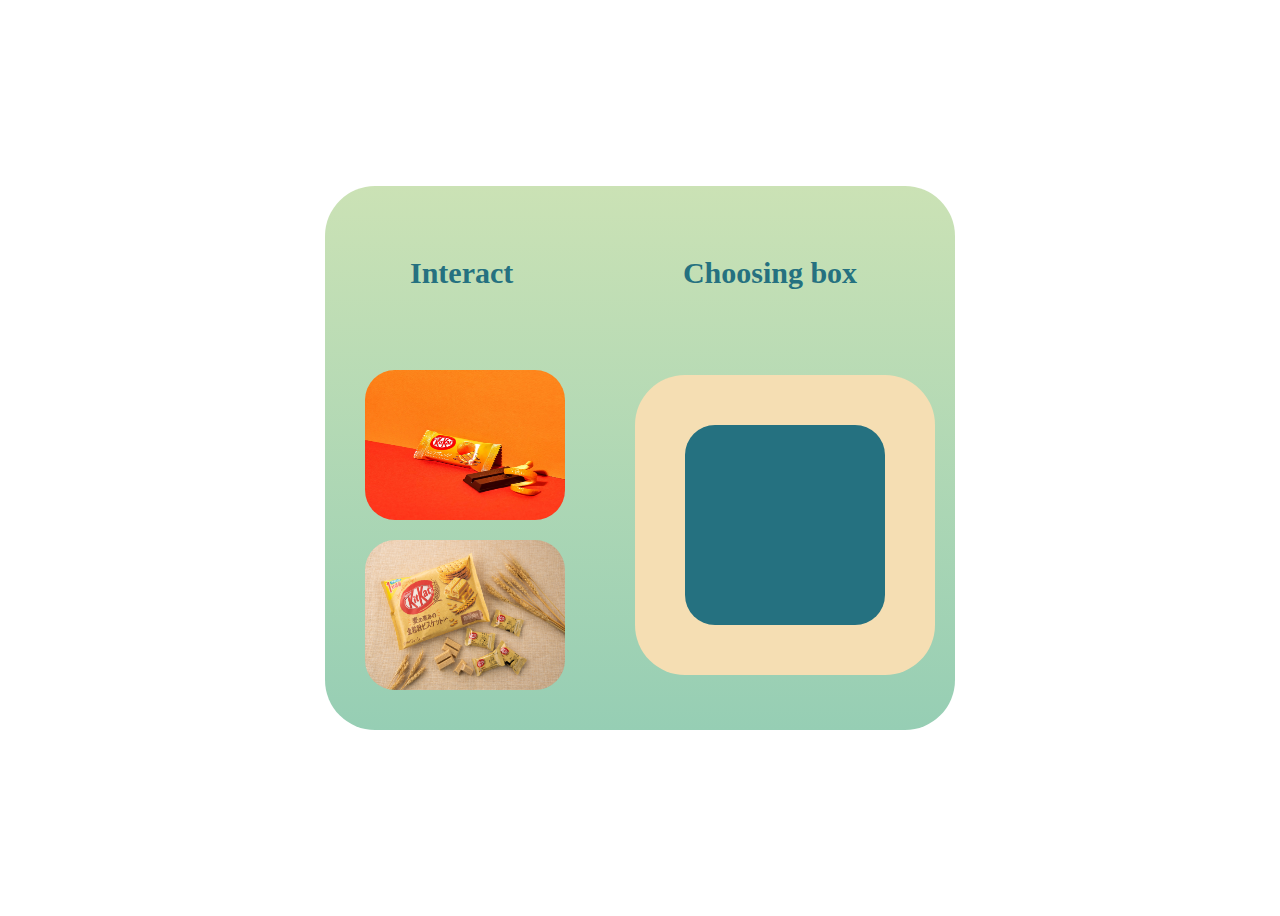
<file: index.html>
<!DOCTYPE html>
<html lang="en">
<head>
    <meta charset="UTF-8">
    <meta name="viewport" content="width=device-width, initial-scale=1.0">
    <title>KITKAT</title>

    <link rel="stylesheet" href="Style.css">

</head>
<body id="interact-body">
    <div class="container" id="container">
        <div class="flex" id="heading">
            <h2 class="flex-item" id="interact">Interact</h1>
            <h2 class="flex-item">Choosing box</h2>
        </div>

        <div class="grid-container">
            <div id="image">
                <img id="item1" src="Reference/OrangeKitkat.webp" title="Kitkat Chocolate Orange" alt="Kitkat Chocolate Orange">
                <img id="item2" src="Reference/WheatKitkat.jpg" title="Kitkat Whole Wheat Biscuit" alt="Kitkat Whole Wheat Biscuit">
            </div>

            <div id="box">
                <div class="minibox" id="minibox"></div>
            </div>
        </div> 
    </div>

    <script src="Interact.js"></script>
</body>
</html>
</file>
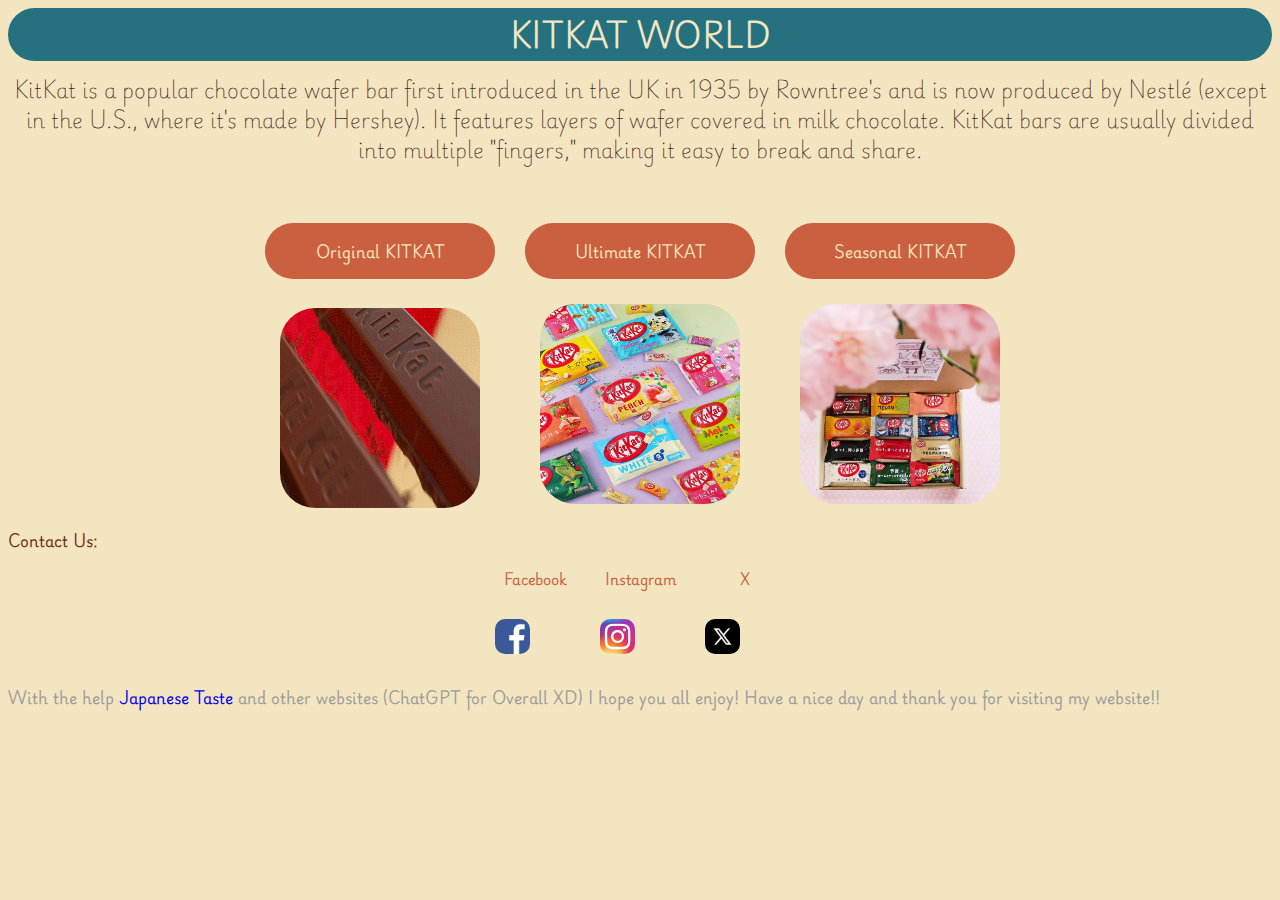
<file: KitKat.html>
<!DOCTYPE html>
<html lang="en">
<head>
    <meta charset="UTF-8">
    <meta name="viewport" content="width=device-width, initial-scale=1.0">
    <title>KITKAT WORLD</title>

    <!--Google font-->
    <link rel="preconnect" href="https://fonts.googleapis.com">
    <link rel="preconnect" href="https://fonts.gstatic.com" crossorigin>
    <link href="https://fonts.googleapis.com/css2?family=Playwrite+DE+Grund:wght@100..400&display=swap" rel="stylesheet">

    <link rel="stylesheet" href="Style.css">
</head>
<body>
    <header>
        KITKAT WORLD
    </header>

    <h1>
        KitKat is a popular chocolate wafer bar first introduced in the UK in 1935 by Rowntree's and is now produced by Nestlé (except in the U.S., where it's made by Hershey).
        It features layers of wafer covered in milk chocolate. KitKat bars are usually divided into multiple "fingers," making it easy to break and share.
    </h1>
    
    <br>
    
    <main>
        <div class="flex">
            <div class="flex-item">Original KITKAT</div>
            <div class="flex-item">Ultimate KITKAT</div>
            <div class="flex-item">Seasonal KITKAT</div>
        </div>   

        <div class="flex">
            <img src="/Reference/Kit_Kat_Duos.gif" alt="KITKAT_Original.gif">
            <a href="http://127.0.0.1:5500/Ultimate_Kitkat.html" target="_blank">
                <img src="/Reference/All_Japanese_Kitkat_flavor.jpg" alt="KITKAT_Ultimate.png">
            </a>
            <a href="http://127.0.0.1:5500/Seasonal_Kitkat.html" target="_blank">
                <img src="/Reference/Sweet.jpg" alt="Seasonal_Kitkat.png">
            </a>
        </div>
    </main>

    <div id = "Contact" style="font-size: 15px; color: #6d2b16;">Contact Us:</div>

    <nav class="grid">
        <div class="grid-item">Facebook</div>
        <div class="grid-item">Instagram</div>
        <div class="grid-item">X</div>
    </nav>

    <nav class="grid">
        <img class="grid-item" src="/Reference/Facebook.jpg" alt="Facebook Logo">
        <img class="grid-item" src="/Reference/Instagram.jpg" alt="Instagram Logo">
        <img class="grid-item" src="/Reference/X.jpg" alt="X Logo">
    </nav>

    <p id="Note">
        With the help 
        <a href="https://int.japanesetaste.com/blogs/japanese-taste-blog/the-ultimate-japanese-kit-kat-list-unveiling-50-flavors" style="text-decoration: none;" target="_blank">
            Japanese Taste
        </a> 
        and other websites (ChatGPT for Overall XD) I hope you all enjoy! Have a nice day and thank you for visiting my website!!
    </p>

    <script src="Interact.js"></script> <!--Dam bao cac the da co truoc khi chay function-->

</body>
</html>
</file>
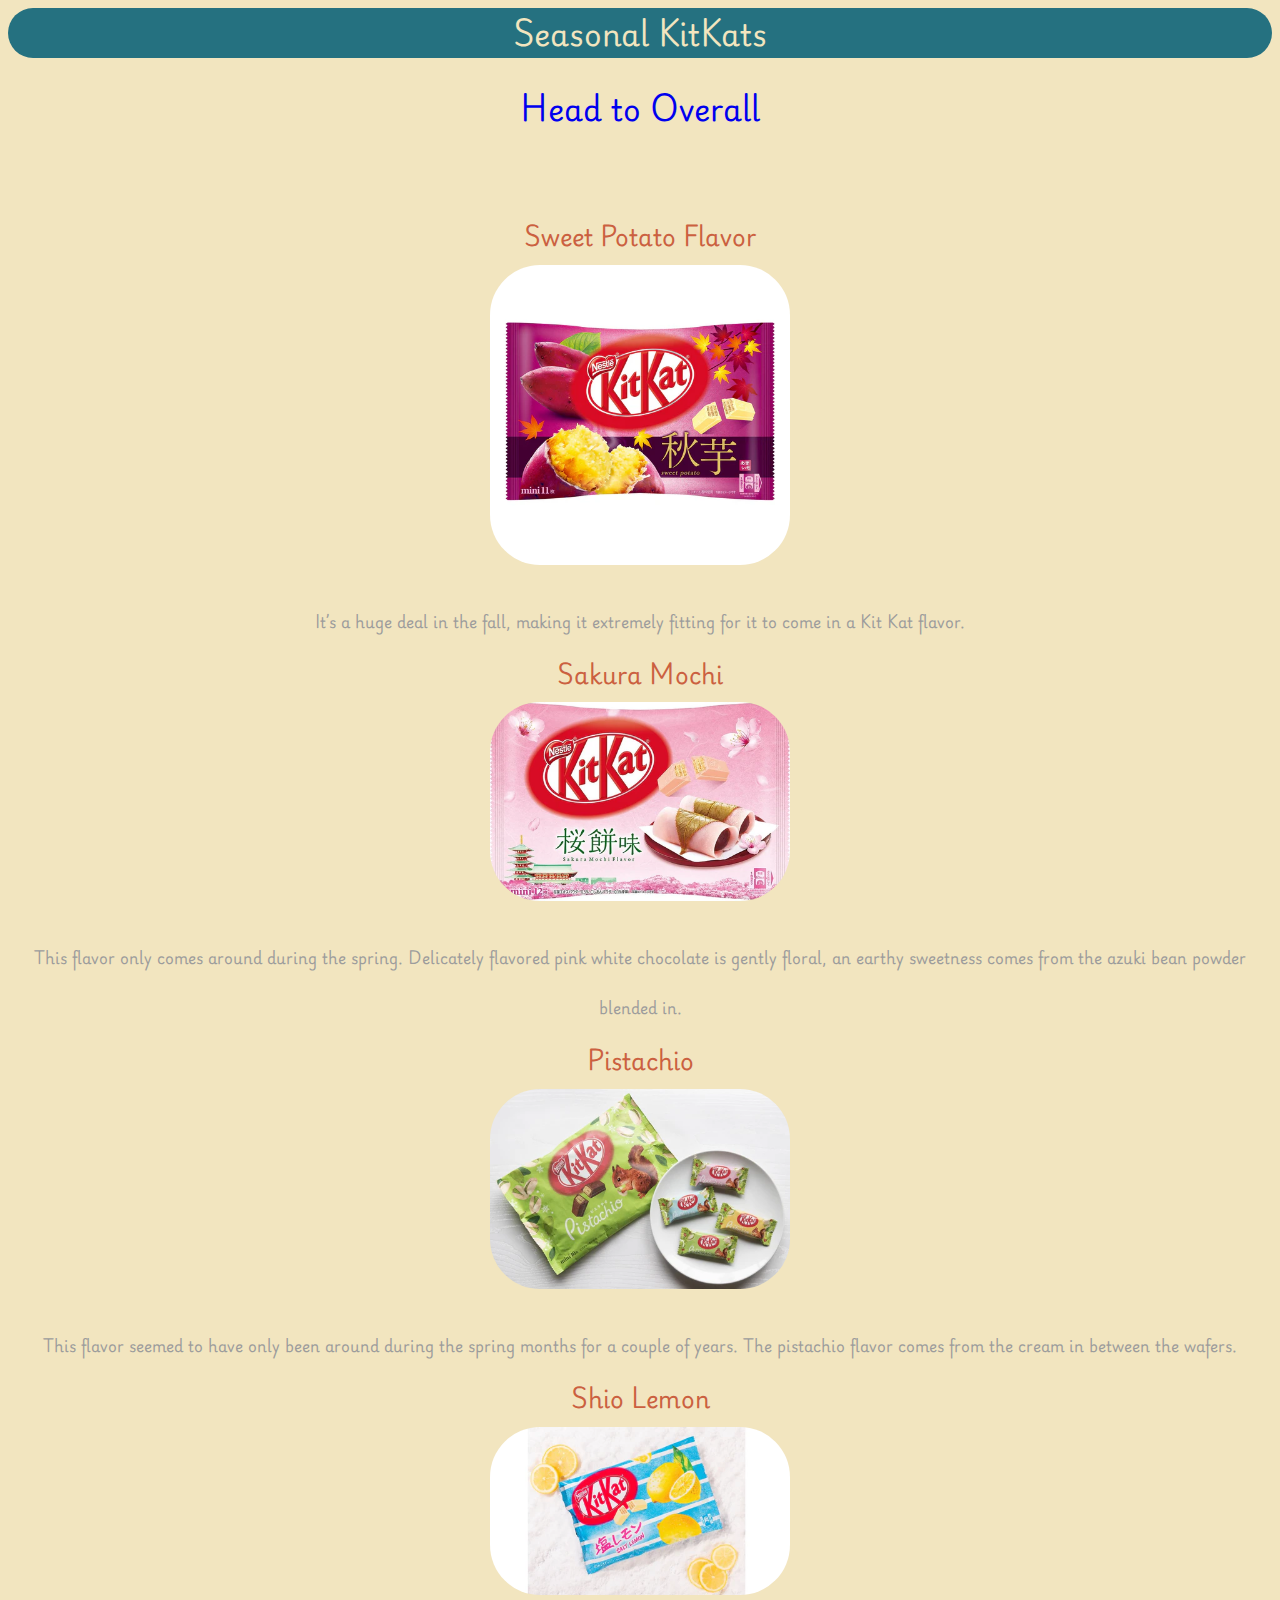
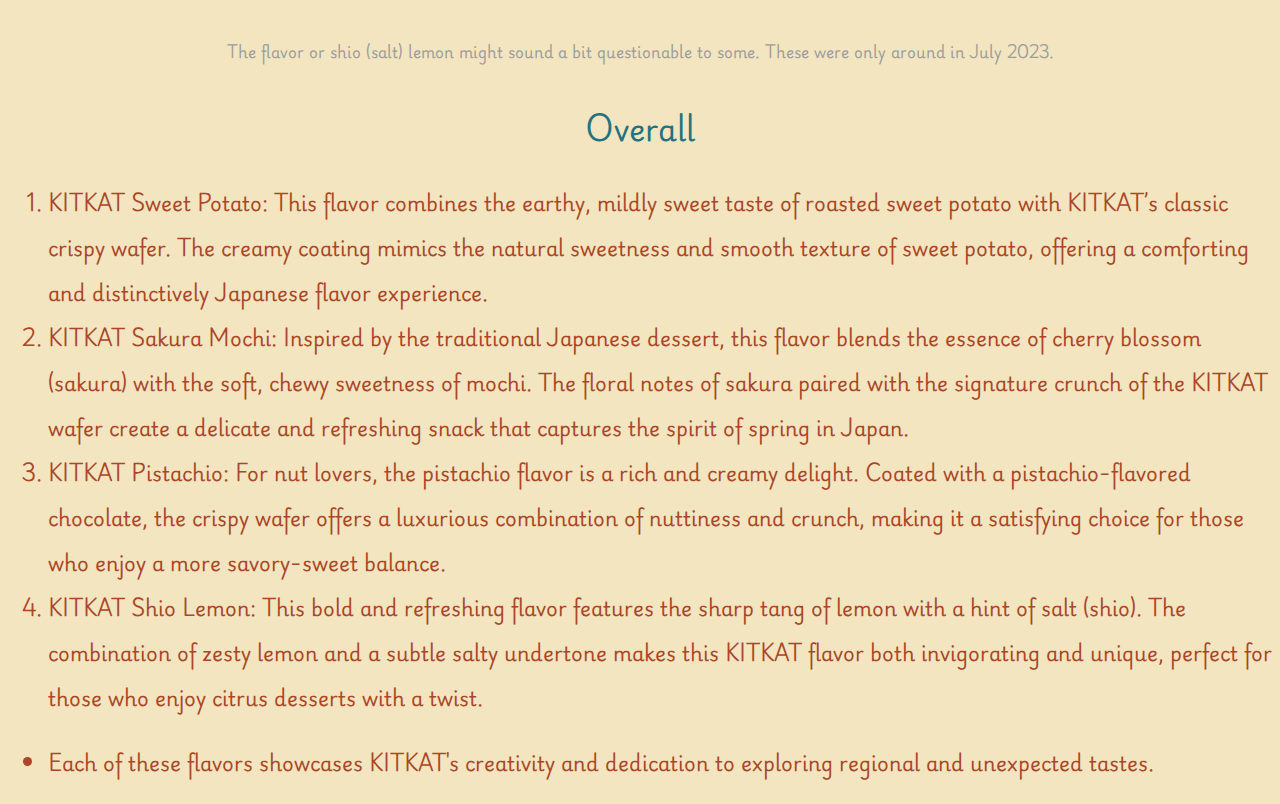
<file: Seasonal_Kitkat.html>
<!DOCTYPE html>
<html lang="en">
<head>
    <meta charset="UTF-8">
    <meta name="viewport" content="width=device-width, initial-scale=1.0">
    <title>Seasonal KITKAT Flavors</title>
    <!--Google font-->
    <link rel="preconnect" href="https://fonts.googleapis.com">
    <link rel="preconnect" href="https://fonts.gstatic.com" crossorigin>
    <link href="https://fonts.googleapis.com/css2?family=Playwrite+DE+Grund:wght@100..400&display=swap" rel="stylesheet">

    <link rel="stylesheet" href="Style.css">

</head>
<body>
    <main class="center-img li">
            <header>
                Seasonal KitKats
            </header>
            <h2><a href="#head" style="text-decoration: none;">Head to Overall</a></h2>

            <br>

            <h3>
                Sweet Potato Flavor
            </h3>
            <img src="Reference/SweetPotato.webp" title="Sweet Potato Flavor" alt="Sweet Potato Flavor">
            <p> 
                It’s a huge deal in the fall, making it extremely fitting for it to come in a Kit Kat flavor.
            </p>
            
            <h3>
                Sakura Mochi
            </h3>
            <img src="Reference/Mochi.webp" title="Sakura Mochi" alt="Sakura Mochi">
            <p>
                This flavor only comes around during the spring. Delicately flavored pink white chocolate is gently floral, 
                an earthy sweetness comes from the azuki bean powder blended in.
            </p>

            <h3>
                Pistachio
            </h3>    
            <img src="Reference/Pistachio.webp" title="Pistachio" alt="Pistachio">
            <p>
                This flavor seemed to have only been around during the spring months for a couple of years. 
                The pistachio flavor comes from the cream in between the wafers.
            </p>
            
            <h3>
                Shio Lemon
            </h3>    
            <img src="Reference/Shio.webp" title="Shio Lemon" alt="Shio Lemon">
            <p>
                The flavor or shio (salt) lemon might sound a bit questionable to some. These were only around in July 2023.
            </p>
        </main>
        
        <h2 id="head">Overall</h2>

        <ol>
            <li>
                KITKAT Sweet Potato: This flavor combines the earthy, mildly sweet taste of roasted sweet potato with KITKAT’s classic crispy wafer. The creamy coating mimics the natural sweetness and smooth texture of sweet potato, offering a comforting and distinctively Japanese flavor experience.            </li>
            <li>    
                KITKAT Sakura Mochi: Inspired by the traditional Japanese dessert, this flavor blends the essence of cherry blossom (sakura) with the soft, chewy sweetness of mochi. The floral notes of sakura paired with the signature crunch of the KITKAT wafer create a delicate and refreshing snack that captures the spirit of spring in Japan.            </li>
            <li>
                KITKAT Pistachio: For nut lovers, the pistachio flavor is a rich and creamy delight. Coated with a pistachio-flavored chocolate, the crispy wafer offers a luxurious combination of nuttiness and crunch, making it a satisfying choice for those who enjoy a more savory-sweet balance.
            </li>
            <li>
                KITKAT Shio Lemon: This bold and refreshing flavor features the sharp tang of lemon with a hint of salt (shio). The combination of zesty lemon and a subtle salty undertone makes this KITKAT flavor both invigorating and unique, perfect for those who enjoy citrus desserts with a twist.
            </li>
        </ol>

        <ul>
            <li>
                Each of these flavors showcases KITKAT's creativity and dedication to exploring regional and unexpected tastes.
            </li>
        </ul>    
</body>
</html>
</file>
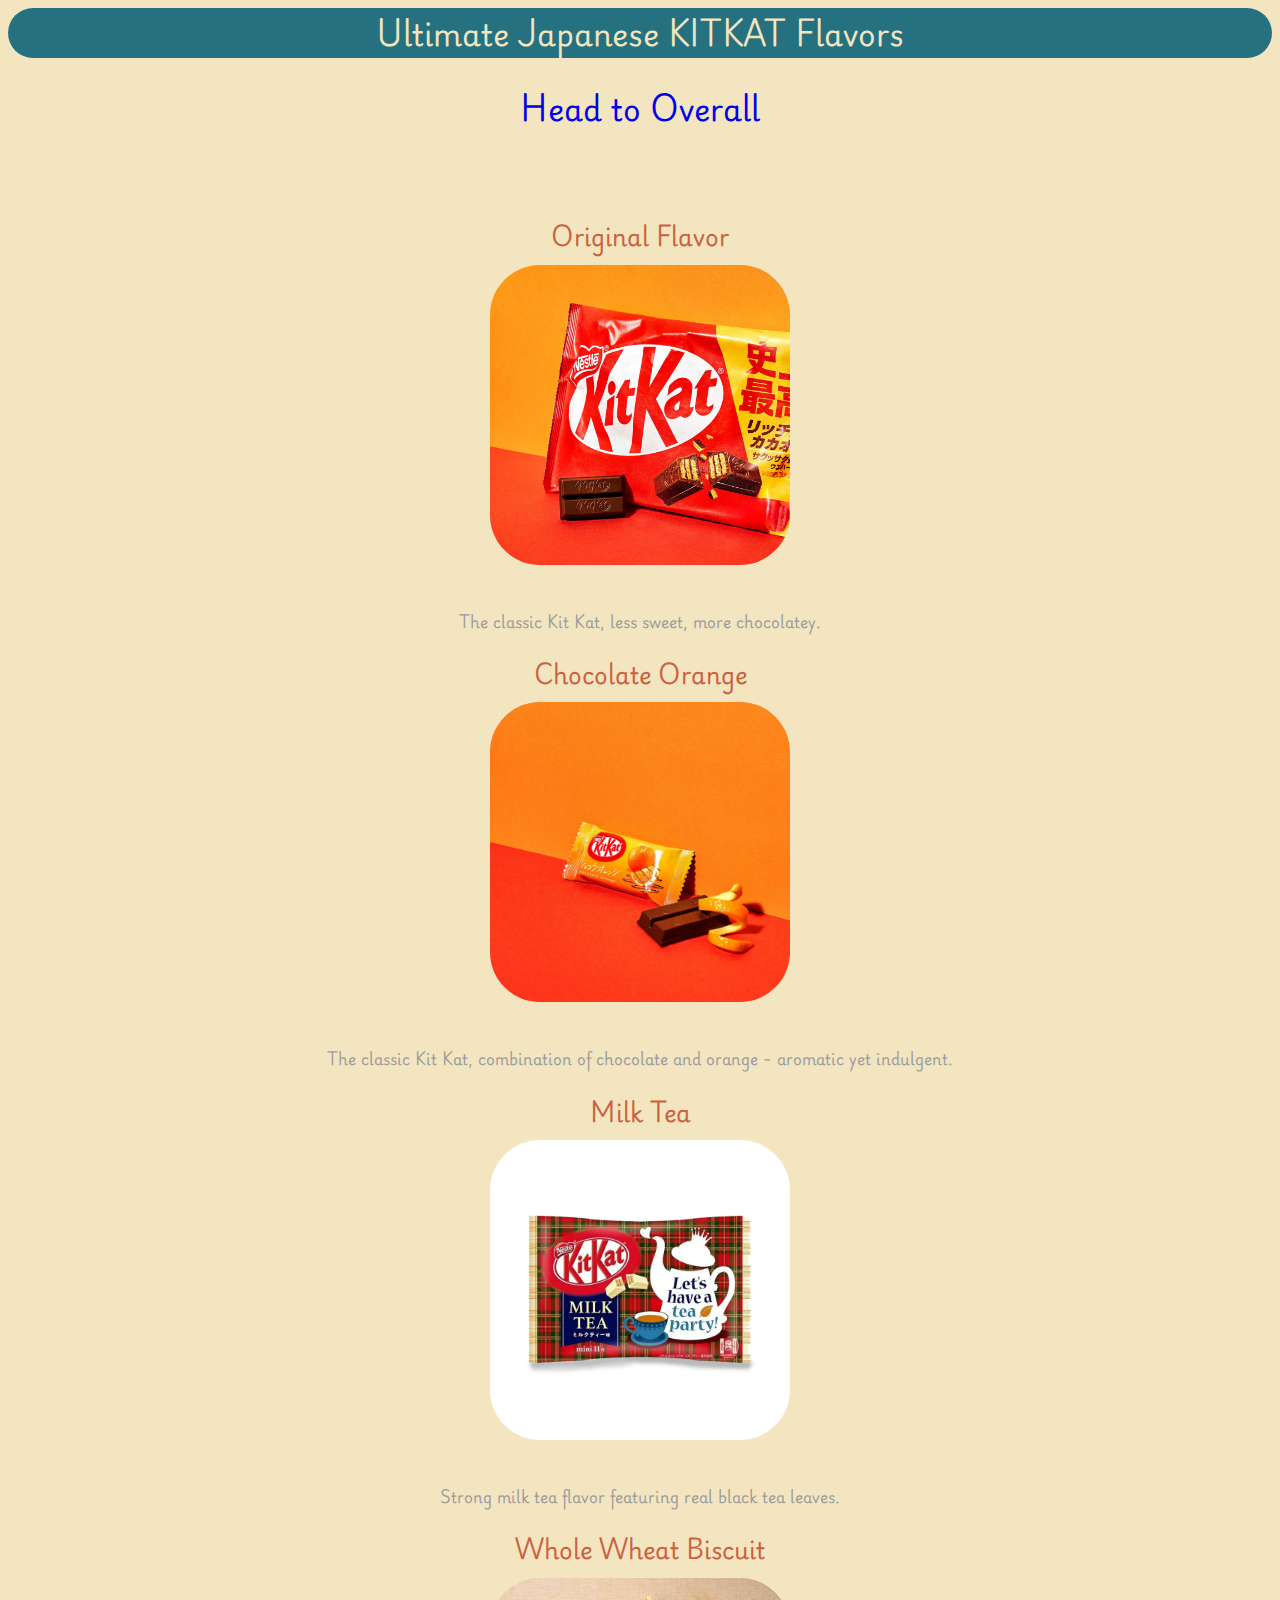
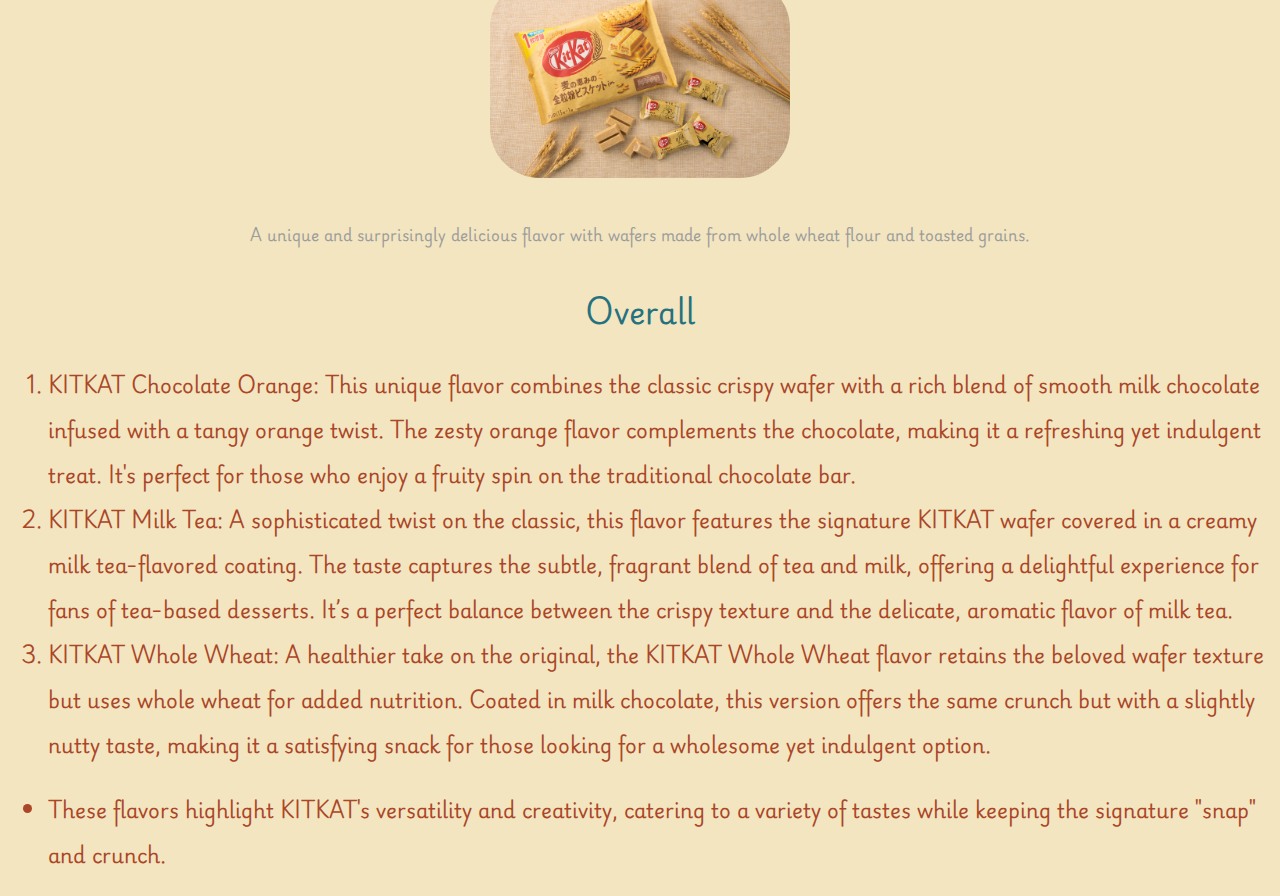
<file: Ultimate_Kitkat.html>
<!DOCTYPE html>
<html lang="en">
<head>
    <meta charset="UTF-8">
    <meta name="viewport" content="width=device-width, initial-scale=1.0">
    <title>Ultimate KITKAT Flavors</title>
    <!--Google font-->
    <link rel="preconnect" href="https://fonts.googleapis.com">
    <link rel="preconnect" href="https://fonts.gstatic.com" crossorigin>
    <link href="https://fonts.googleapis.com/css2?family=Playwrite+DE+Grund:wght@100..400&display=swap" rel="stylesheet">

    <link rel="stylesheet" href="Style.css">

</head>
<body>
    <main class="center-img li">
            <header>
                Ultimate Japanese KITKAT Flavors
            </header>
            <h2><a href="#head" style="text-decoration: none;">Head to Overall</a></h2>

            <br>
            
            <h3>
                Original Flavor
            </h3>
            <img src="Reference/KitkatOrigin.webp" title="Kitkat Original Flavor" alt="Kitkat Original Flavor">
            <p>
                The classic Kit Kat, less sweet, more chocolatey.
            </p>
            
            <h3>
                Chocolate Orange
            </h3>
            <img src="Reference/OrangeKitkat.webp" title="Kitkat Chocolate Orange" alt="Kitkat Chocolate Orange">
            <p>
                The classic Kit Kat, combination of chocolate and orange - aromatic yet indulgent.
            </p>

            <h3>
                Milk Tea
            </h3>    
            <img src="Reference/KitKat_Japan_Milk_Tea_1200x.webp" title="Kitkat Milk Tea Flavor" alt="Kitkat Milk Tea Flavor">
            <p>
                Strong milk tea flavor featuring real black tea leaves.
            </p>
            
            <h3>
                Whole Wheat Biscuit
            </h3>    
            <img src="Reference/WheatKitkat.jpg" title="Kitkat Whole Wheat Biscuit" alt="Kitkat Whole Wheat Biscuit">
            <p>
                A unique and surprisingly delicious flavor with wafers made from whole wheat flour and toasted grains.
            </p>
        </main>

        <h2 id="head">Overall</h2>

        <ol>
            <li>
                KITKAT Chocolate Orange: This unique flavor combines the classic crispy wafer with a rich blend of smooth milk chocolate infused with a tangy orange twist. The zesty orange flavor complements the chocolate, making it a refreshing yet indulgent treat. It's perfect for those who enjoy a fruity spin on the traditional chocolate bar.
            </li>
            <li>    
                KITKAT Milk Tea: A sophisticated twist on the classic, this flavor features the signature KITKAT wafer covered in a creamy milk tea-flavored coating. The taste captures the subtle, fragrant blend of tea and milk, offering a delightful experience for fans of tea-based desserts. It’s a perfect balance between the crispy texture and the delicate, aromatic flavor of milk tea.
            </li>
            <li>
                KITKAT Whole Wheat: A healthier take on the original, the KITKAT Whole Wheat flavor retains the beloved wafer texture but uses whole wheat for added nutrition. Coated in milk chocolate, this version offers the same crunch but with a slightly nutty taste, making it a satisfying snack for those looking for a wholesome yet indulgent option.
            </li>
        </ol>

        <ul>
            <li>
                These flavors highlight KITKAT's versatility and creativity, catering to a variety of tastes while keeping the signature "snap" and crunch.
            </li>
        </ul>
    
</body>
</html>
</file>
<file: Style.css>
body {
    background-color: #F2E5BF;;
    font-family: 'Playwrite DE Grund';
    font-size: 20px;
}

header {
    background-color: #257180;
    text-align: center;
    font-size: 30px;
    font-weight: 1000;
    color: #F2E5BF;
    border-radius: 50px;
}

a {
    transition: transform 0.3s ease;
    display: inline-block;
}

a:hover {
    transform: scale(0.8);
}

h1 {
    line-height: 30px;
    font-size: 20px;
    text-align: center;
    font-weight: lighter;
    color: rgb(70, 30, 30);
}

h2 {
    text-align: center;
    font-size: 30px;
    font-family: 'Playwrite DE Grund';
    color:#257180;
}

h3 {
    font-family: 'Playwrite DE Grund';
    color:#CB6040;
    line-height: 10px;
    
}

pre {
    margin-left: 0;
    font-size: 15px;
    color:#CB6040;
    font-family: 'Playwrite DE Grund';
}

.center-img {
    text-align: center;
    font-size: 20px;
    line-height: 50px;
}

.center-img img {
    border-radius: 50px;
    width: 300px;
    height: auto;
}

nav {
    text-align: center;
    font-size: 15px;
    color: #CB6040;
}

p {
    color:#9c9c9c;
    font-size: 15px;
}

main li {
    display: list-item;
    width: auto;
    line-height: 45px;
    color: #ab4628;
    list-style-type: none;
}

li {
    display: list-item;
    width: auto;
    line-height: 45px;
    color: #ab4628;
}

ol {
    list-style-type: decimal;
}

.flex {
    display: flex;
    flex-wrap: wrap;
    gap: 30px; 
    justify-content: center; 
    align-items: center;
    text-align: center; 
    margin-top: 10px;
}

.flex-item {
    background-color: #CB6040;
    border-radius: 50px;
    padding: 15px;
    color: #F2E5BF;
    text-align: center;
    font-size: 15px;
    width: 200px; 
}

.flex img {
    border-radius: 50px;
    padding: 15px;
    width: 200px;
    height: 200px;
}

.flex img:hover {
    transform: scale(0.8);
}

.grid {
    display: grid;
    grid-template-columns: repeat(3, 100px);
    justify-content: center;
    align-items: center;
    row-gap: 5px;
    padding: 5px;
    column-gap: 5px ;
}

.grid-item {
    line-height: 1.5;
    text-align: center;
    margin: 0;
    padding: 10px;
    font-size: 14px;
    border-radius: 20px;
}

.grid img {
    width: 35px;
    height: auto;
    border-radius: 20px;
}

.flex-item, header, h1, .grid-item, #Contact, #Note {
    transition: transform 1s ease-in, color 0.3s ease;
}

#interact-body {
    display: flex;
    background-color: white;
    align-items: center;
    justify-content: center;
    height: 100vh;
    flex-direction: column;
}

.container {
    background-color: #96CEB4;
    max-width: 100%;
    border-radius: 50px;
    min-height: 300px;
    background: linear-gradient(#CBE2B5, #96CEB4);
    position: relative;
    overflow: hidden;
    padding: 20px;
}

#heading {
    display: flex;
    justify-content: center;
}

#heading h1 {
    font-size: 30px;
    font-weight: bolder;
    color:#257180;
}

#heading h2 {
    font-size: 30px;
    font-weight: bolder;
    color: #257180;
}

#heading .flex-item {
    background-color: unset;
}

#interact {
    text-align: left;
}

#image {
    display: grid; 
    grid-template-rows: repeat(2, auto); 
    justify-items: center;
    justify-content: left;
    gap: 20px;
    margin-top: 20px;
}

#image img {
    width: 200px;
    height: 150px;
    border-radius: 30px;
    transition: transform 0.3s ease; 
}

#image img:hover {
    transform: scale(1.1);
}

#image img {
    background-color: #FFAD60;
}

#box {
    background-color: wheat;
    height: 300px;
    width: 300px;
    border-radius: 50px;
    margin-left: 300px;
}

.grid-container {
    display: grid;
    grid-template-columns: 40% 40%;
    padding: 20px;
}

.grid-container #box {
    margin-left: 50px;
    margin-top: 25px;
}

.minibox {
    background-color: #257180;
    height: 200px;
    width: 200px;
    border-radius: 30px;
    margin: 10px auto;
    margin-top: 50px;
}
</file>
